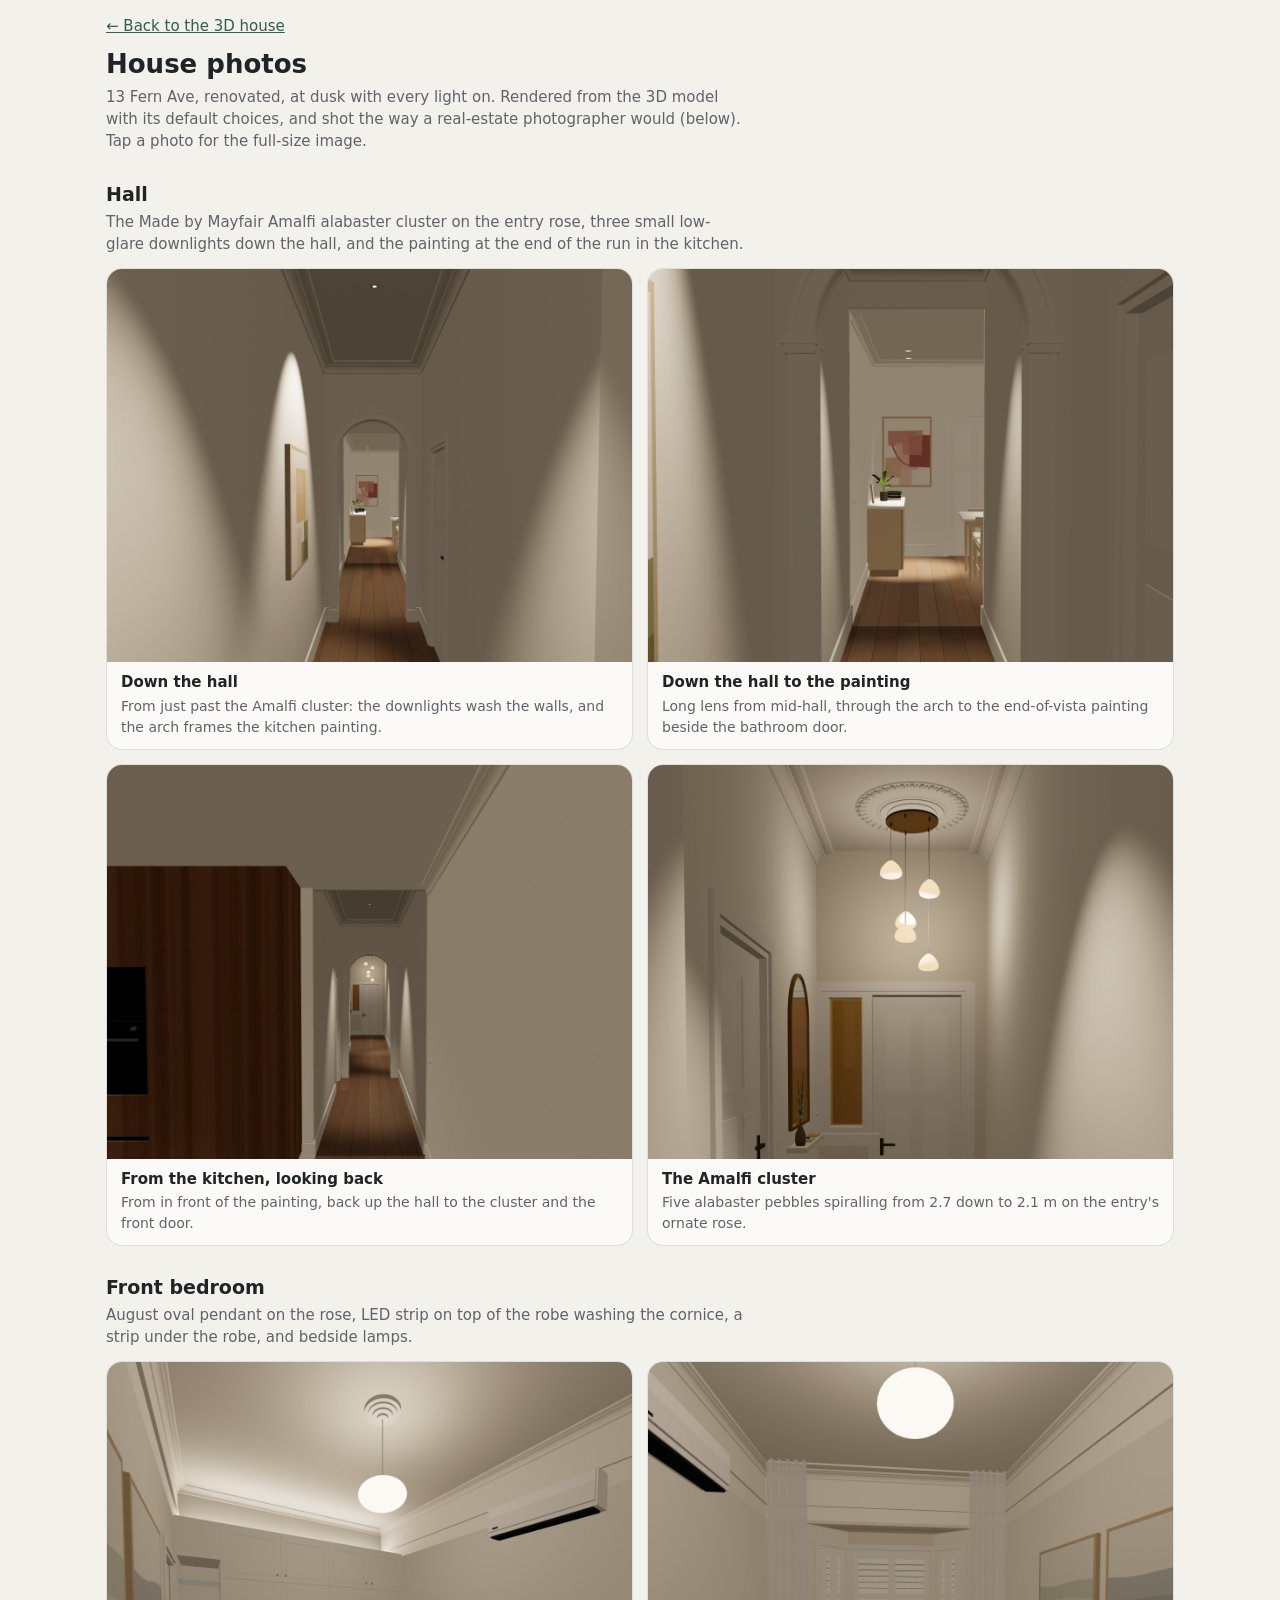
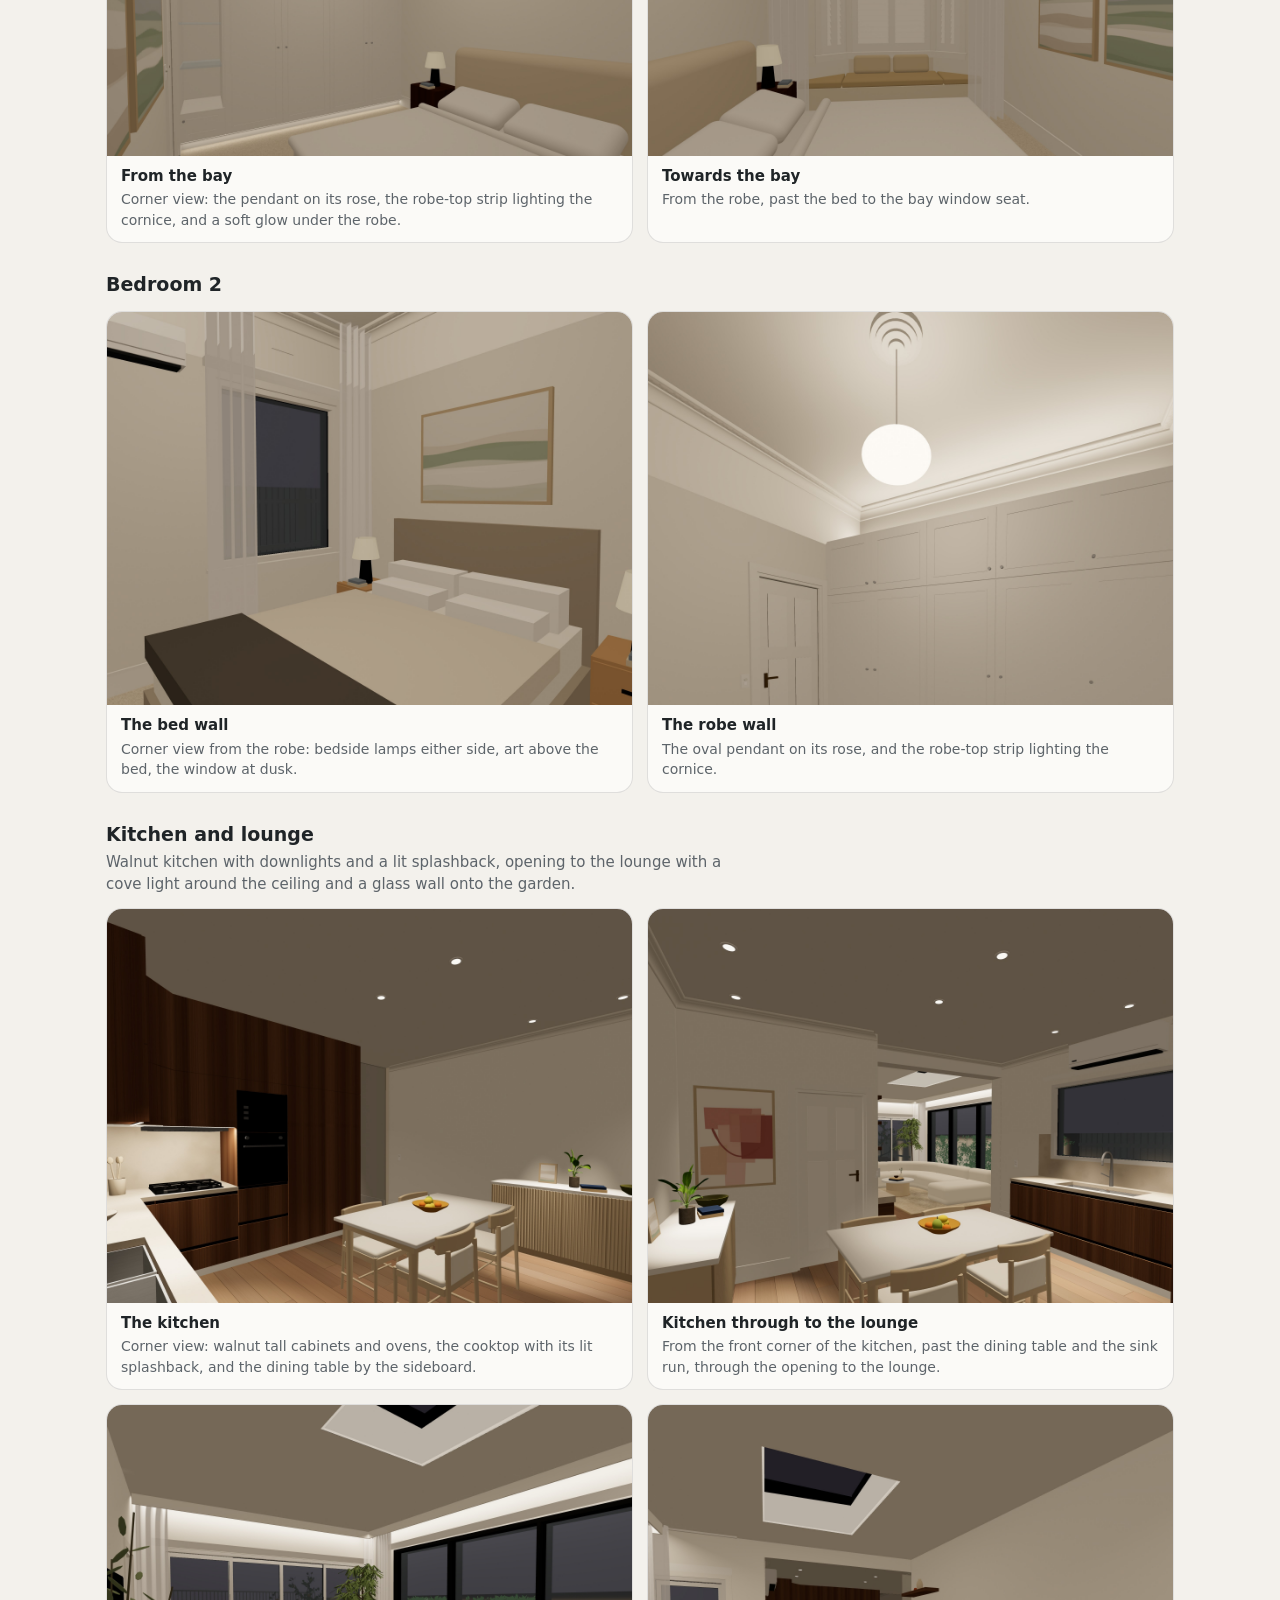
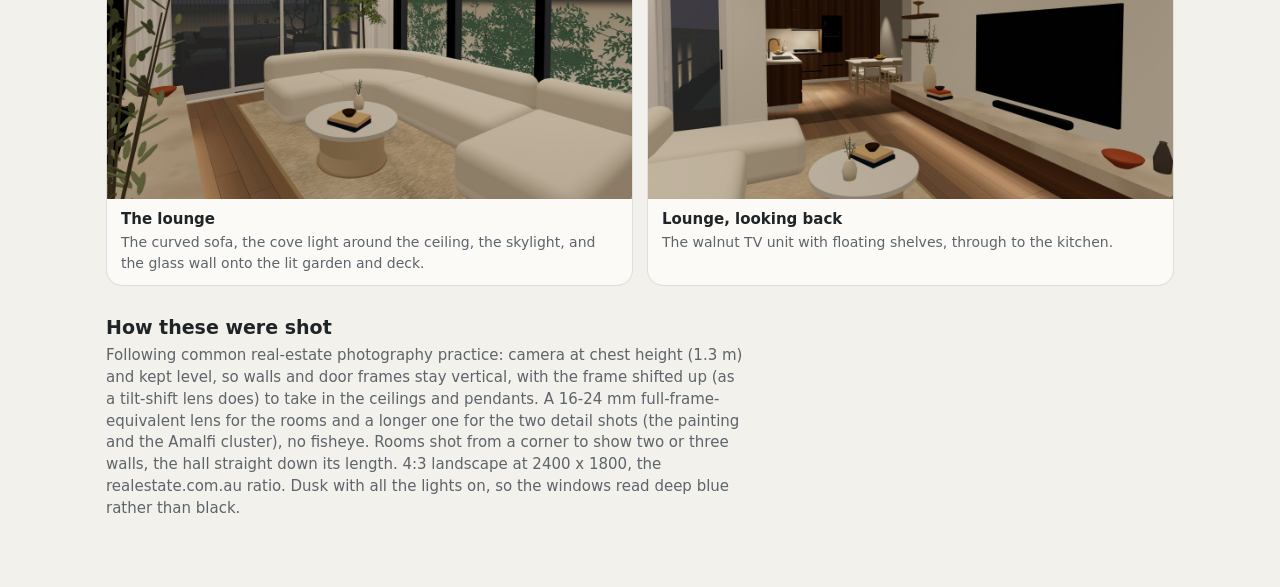
<file: photos/index.html>
<!doctype html>
<html lang="en">
<head>
<meta charset="utf-8">
<meta name="viewport" content="width=device-width, initial-scale=1, viewport-fit=cover">
<title>House photos</title>
<style>
  :root { --bg: #f3f1ec; --card: #fbfaf7; --ink: #1f2427; --muted: #5d646a; --line: rgba(31,36,39,0.13); --accent: #2f5d50; color-scheme: light; }
  * { box-sizing: border-box; }
  body { margin: 0; background: var(--bg); color: var(--ink); font: 15px/1.45 system-ui, -apple-system, sans-serif; }
  main { max-width: 1100px; margin: 0 auto; padding: 16px 16px 60px; }
  a { color: var(--accent); }
  h1 { margin: 8px 0 4px; font-size: 26px; }
  h2 { margin: 28px 0 4px; font-size: 19px; }
  .sub { margin: 0 0 8px; color: var(--muted); max-width: 640px; }
  .grid { display: grid; gap: 14px; grid-template-columns: repeat(auto-fill, minmax(min(100%, 320px), 1fr)); margin-top: 12px; }
  .grid.wide { grid-template-columns: repeat(auto-fill, minmax(min(100%, 460px), 1fr)); }
  figure { margin: 0; background: var(--card); border: 1px solid var(--line); border-radius: 16px; overflow: hidden; }
  figure a { display: block; }
  img { display: block; width: 100%; height: auto; background: #2a2622; }
  figcaption { padding: 10px 14px 12px; color: var(--muted); font-size: 14px; }
  figcaption b { display: block; color: var(--ink); font-size: 15px; margin-bottom: 2px; }
</style>
</head>
<body>
<main>
  <a href="../renovated/">← Back to the 3D house</a>
  <h1>House photos</h1>
  <p class="sub">13 Fern Ave, renovated, at dusk with every light on. Rendered from the 3D model with its default choices, and shot the way a real-estate photographer would (below). Tap a photo for the full-size image.</p>

  <h2>Hall</h2>
  <p class="sub">The Made by Mayfair Amalfi alabaster cluster on the entry rose, three small low-glare downlights down the hall, and the painting at the end of the run in the kitchen.</p>
  <div class="grid wide">
    <figure><a href="img/hall-vista.jpg?v=3"><img src="img/hall-vista.jpg?v=3" width="2400" height="1800" loading="lazy" alt="Hall at dusk, downlights washing the walls, through the arch to the kitchen painting"></a>
      <figcaption><b>Down the hall</b>From just past the Amalfi cluster: the downlights wash the walls, and the arch frames the kitchen painting.</figcaption></figure>
    <figure><a href="img/hall-painting.jpg?v=3"><img src="img/hall-painting.jpg?v=3" width="2400" height="1800" loading="lazy" alt="Long-lens view through the hall arch to the painting on the kitchen wall"></a>
      <figcaption><b>Down the hall to the painting</b>Long lens from mid-hall, through the arch to the end-of-vista painting beside the bathroom door.</figcaption></figure>
    <figure><a href="img/hall-back.jpg?v=3"><img src="img/hall-back.jpg?v=3" width="2400" height="1800" loading="lazy" alt="From the kitchen looking back up the hall to the front door and the glowing cluster"></a>
      <figcaption><b>From the kitchen, looking back</b>From in front of the painting, back up the hall to the cluster and the front door.</figcaption></figure>
    <figure><a href="img/amalfi.jpg?v=3"><img src="img/amalfi.jpg?v=3" width="2400" height="1800" loading="lazy" alt="Close view of the five alabaster pebbles hanging from the ornate entry ceiling rose"></a>
      <figcaption><b>The Amalfi cluster</b>Five alabaster pebbles spiralling from 2.7 down to 2.1 m on the entry's ornate rose.</figcaption></figure>
  </div>

  <h2>Front bedroom</h2>
  <p class="sub">August oval pendant on the rose, LED strip on top of the robe washing the cornice, a strip under the robe, and bedside lamps.</p>
  <div class="grid wide">
    <figure><a href="img/front-bed.jpg?v=3"><img src="img/front-bed.jpg?v=3" width="2400" height="1800" loading="lazy" alt="Front bedroom at night from the bay, robe-top light washing the cornice, bed and lamp"></a>
      <figcaption><b>From the bay</b>Corner view: the pendant on its rose, the robe-top strip lighting the cornice, and a soft glow under the robe.</figcaption></figure>
    <figure><a href="img/front-bed-2.jpg?v=3"><img src="img/front-bed-2.jpg?v=3" width="2400" height="1800" loading="lazy" alt="Front bedroom from the robe looking to the bay window seat, art on the right"></a>
      <figcaption><b>Towards the bay</b>From the robe, past the bed to the bay window seat.</figcaption></figure>
  </div>

  <h2>Bedroom 2</h2>
  <div class="grid wide">
    <figure><a href="img/bed2.jpg?v=3"><img src="img/bed2.jpg?v=3" width="2400" height="1800" loading="lazy" alt="Bedroom 2 at night, bed against the north wall with lamps either side"></a>
      <figcaption><b>The bed wall</b>Corner view from the robe: bedside lamps either side, art above the bed, the window at dusk.</figcaption></figure>
    <figure><a href="img/bed2-robe.jpg?v=3"><img src="img/bed2-robe.jpg?v=3" width="2400" height="1800" loading="lazy" alt="Bedroom 2 robe wall with the oval pendant and the light on the cornice above the robe"></a>
      <figcaption><b>The robe wall</b>The oval pendant on its rose, and the robe-top strip lighting the cornice.</figcaption></figure>
  </div>
  <h2>Kitchen and lounge</h2>
  <p class="sub">Walnut kitchen with downlights and a lit splashback, opening to the lounge with a cove light around the ceiling and a glass wall onto the garden.</p>
  <div class="grid wide">
    <figure><a href="img/kitchen.jpg?v=3"><img src="img/kitchen.jpg?v=3" width="2400" height="1800" loading="lazy" alt="Kitchen corner at dusk: walnut tall cabinets and ovens, cooktop with lit splashback, dining table and sideboard"></a>
      <figcaption><b>The kitchen</b>Corner view: walnut tall cabinets and ovens, the cooktop with its lit splashback, and the dining table by the sideboard.</figcaption></figure>
    <figure><a href="img/kitchen-2.jpg?v=3"><img src="img/kitchen-2.jpg?v=3" width="2400" height="1800" loading="lazy" alt="From the kitchen past the dining table through the opening to the lounge and its glass wall"></a>
      <figcaption><b>Kitchen through to the lounge</b>From the front corner of the kitchen, past the dining table and the sink run, through the opening to the lounge.</figcaption></figure>
    <figure><a href="img/lounge.jpg?v=3"><img src="img/lounge.jpg?v=3" width="2400" height="1800" loading="lazy" alt="Lounge at dusk: curved sofa, ceiling cove light, glass wall onto the lit garden and deck"></a>
      <figcaption><b>The lounge</b>The curved sofa, the cove light around the ceiling, the skylight, and the glass wall onto the lit garden and deck.</figcaption></figure>
    <figure><a href="img/lounge-2.jpg?v=3"><img src="img/lounge-2.jpg?v=3" width="2400" height="1800" loading="lazy" alt="Lounge looking back past the walnut TV wall and floating shelves to the kitchen"></a>
      <figcaption><b>Lounge, looking back</b>The walnut TV unit with floating shelves, through to the kitchen.</figcaption></figure>
  </div>

  <h2>How these were shot</h2>
  <p class="sub">Following common real-estate photography practice: camera at chest height (1.3 m) and kept level, so walls and door frames stay vertical, with the frame shifted up (as a tilt-shift lens does) to take in the ceilings and pendants. A 16-24 mm full-frame-equivalent lens for the rooms and a longer one for the two detail shots (the painting and the Amalfi cluster), no fisheye. Rooms shot from a corner to show two or three walls, the hall straight down its length. 4:3 landscape at 2400 x 1800, the realestate.com.au ratio. Dusk with all the lights on, so the windows read deep blue rather than black.</p>
</main>
</body>
</html>
</file>
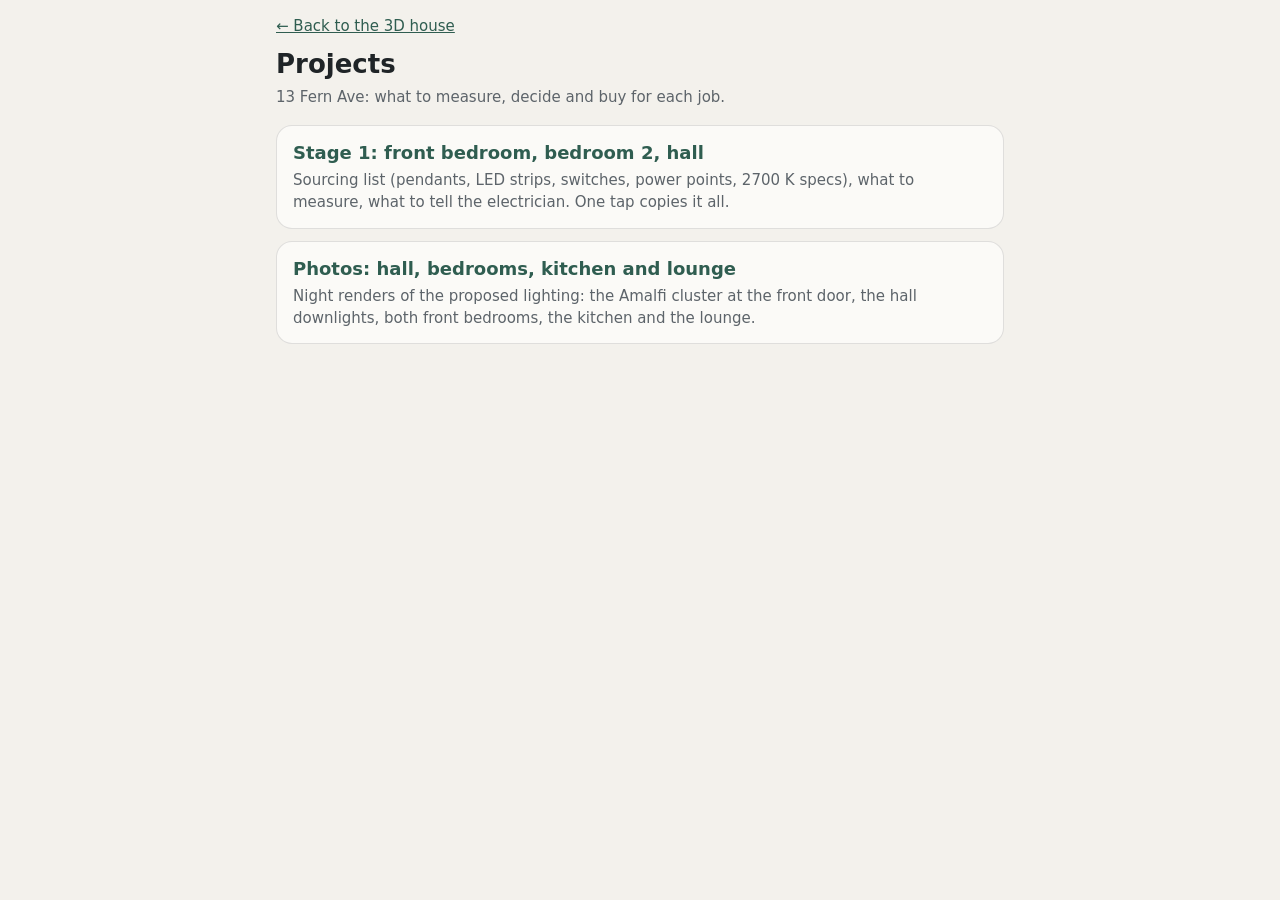
<file: projects/index.html>
<!doctype html>
<html lang="en">
<head>
<meta charset="utf-8">
<meta name="viewport" content="width=device-width, initial-scale=1, viewport-fit=cover">
<title>House projects</title>
<style>
  :root { --bg: #f3f1ec; --card: #fbfaf7; --ink: #1f2427; --muted: #5d646a; --line: rgba(31,36,39,0.13); --accent: #2f5d50; color-scheme: light; }
  * { box-sizing: border-box; }
  body { margin: 0; background: var(--bg); color: var(--ink); font: 15px/1.45 system-ui, -apple-system, sans-serif; }
  main { max-width: 760px; margin: 0 auto; padding: 16px 16px 60px; }
  a { color: var(--accent); }
  h1 { margin: 8px 0 4px; font-size: 26px; }
  .sub { margin: 0 0 16px; color: var(--muted); }
  .card { display: block; background: var(--card); border: 1px solid var(--line); border-radius: 16px; padding: 14px 16px; margin: 12px 0; text-decoration: none; color: inherit; }
  .card h2 { margin: 0 0 4px; font-size: 18px; color: var(--accent); }
  .card p { margin: 0; color: var(--muted); }
</style>
</head>
<body>
<main>
  <a href="../renovated/">← Back to the 3D house</a>
  <h1>Projects</h1>
  <p class="sub">13 Fern Ave: what to measure, decide and buy for each job.</p>
  <a class="card" href="bedroom.html">
    <h2>Stage 1: front bedroom, bedroom 2, hall</h2>
    <p>Sourcing list (pendants, LED strips, switches, power points, 2700 K specs), what to measure, what to tell the electrician. One tap copies it all.</p>
  </a>
  <a class="card" href="../photos/">
    <h2>Photos: hall, bedrooms, kitchen and lounge</h2>
    <p>Night renders of the proposed lighting: the Amalfi cluster at the front door, the hall downlights, both front bedrooms, the kitchen and the lounge.</p>
  </a>
</main>
</body>
</html>
</file>
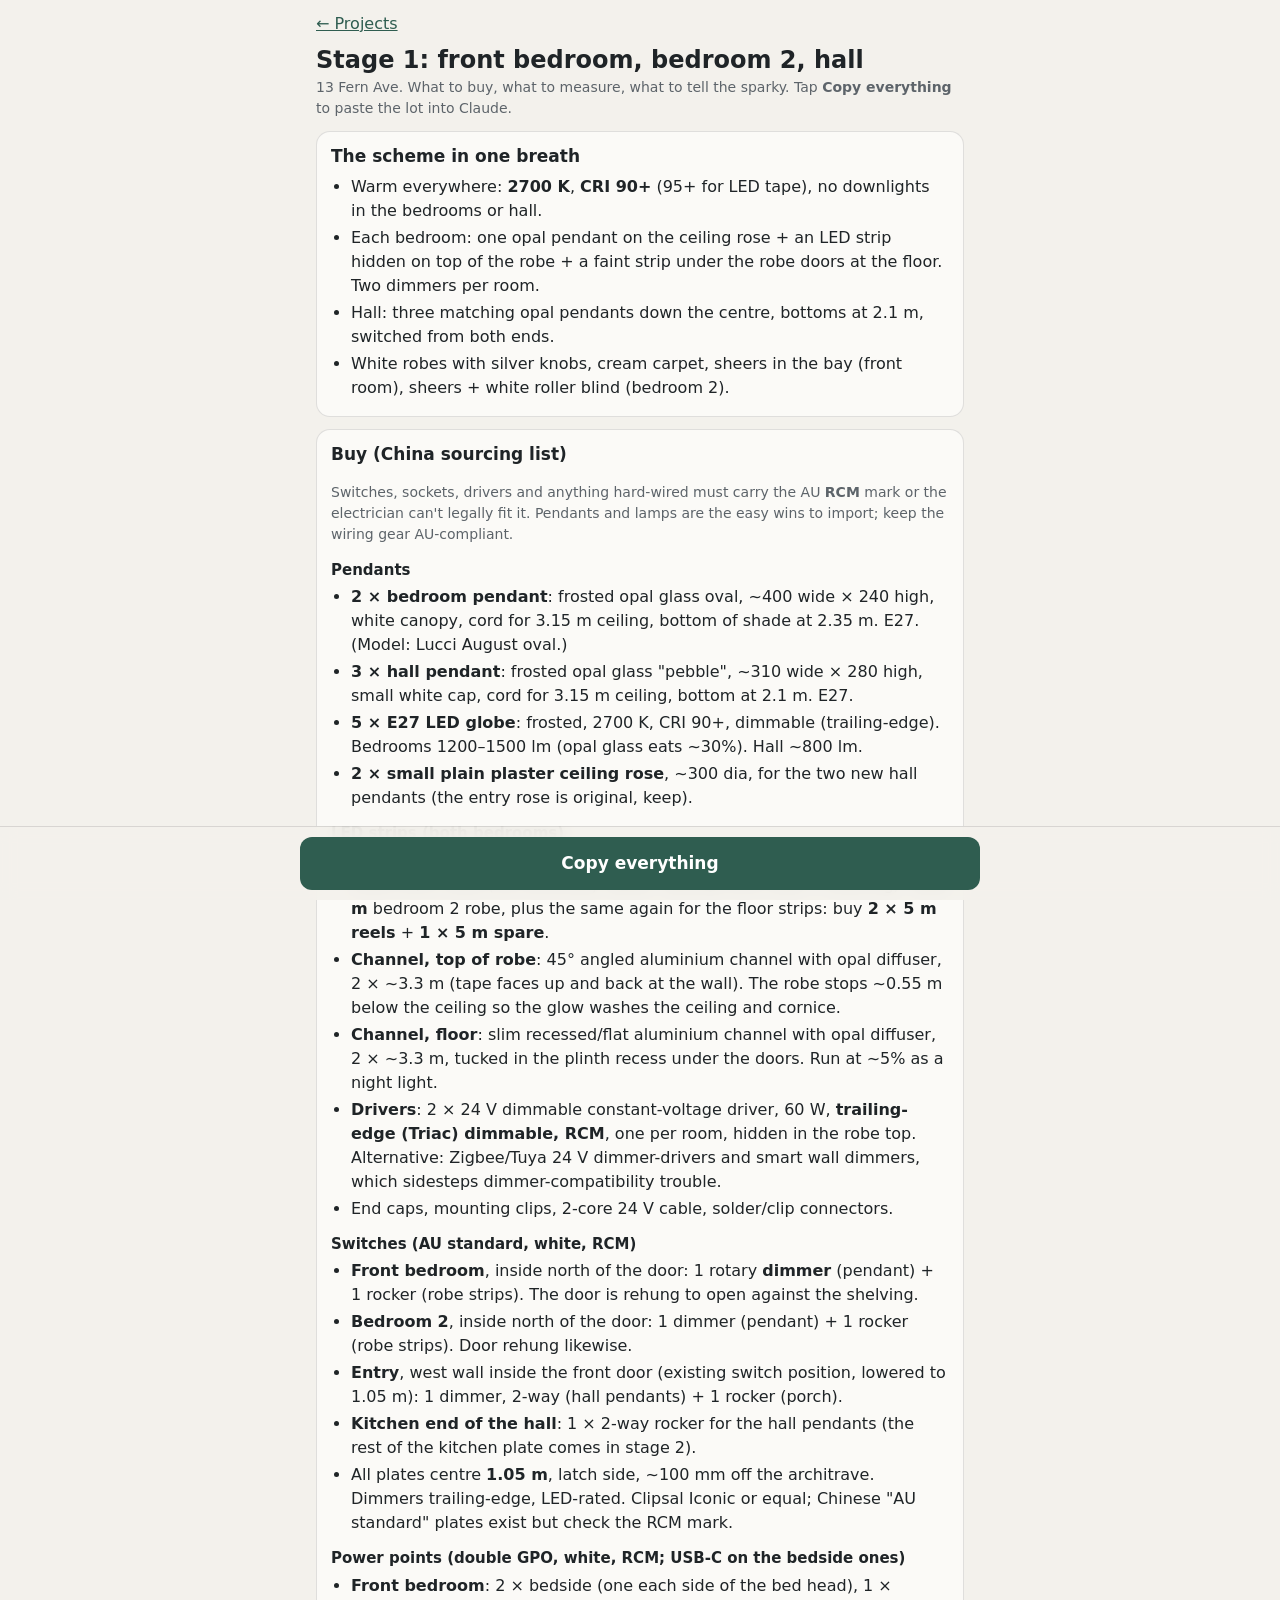
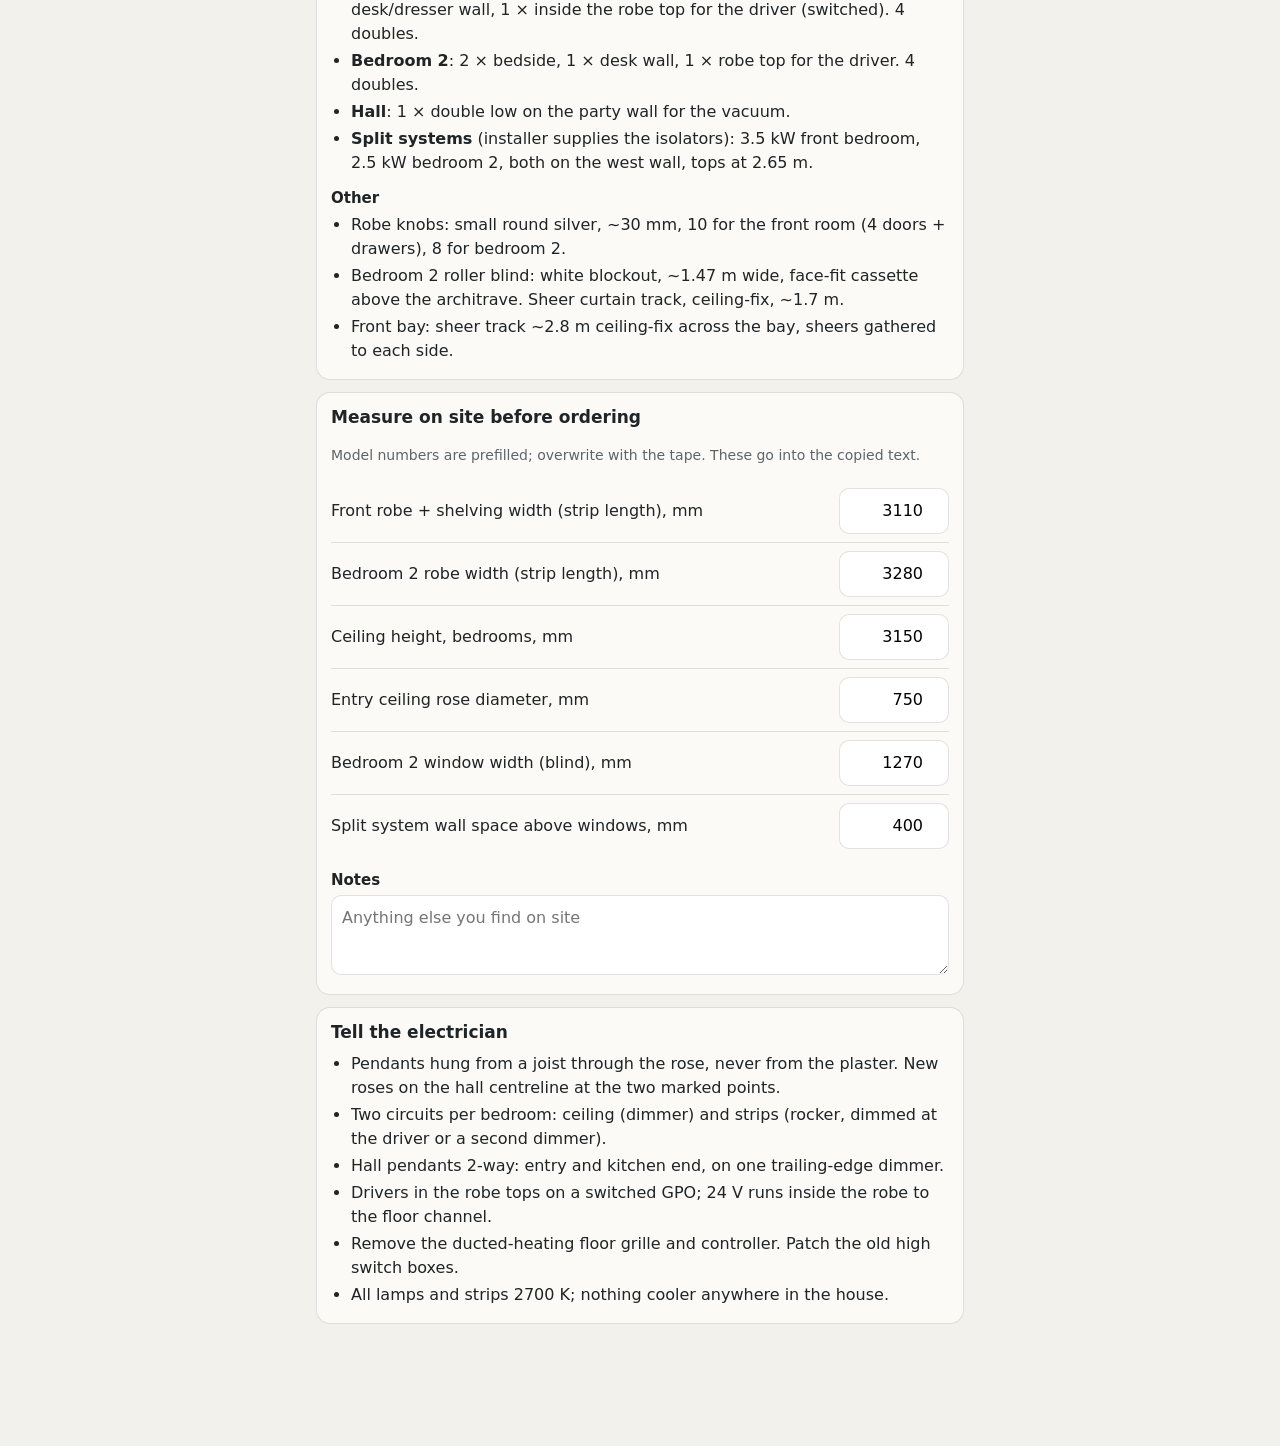
<file: projects/bedroom.html>
<!doctype html>
<html lang="en">
<head>
<meta charset="utf-8">
<meta name="viewport" content="width=device-width, initial-scale=1, viewport-fit=cover">
<title>Stage 1 project</title>
<style>
  :root { --bg: #f3f1ec; --card: #fbfaf7; --ink: #1f2427; --muted: #5d646a; --line: rgba(31,36,39,0.13); --accent: #2f5d50; color-scheme: light; }
  * { box-sizing: border-box; }
  body { margin: 0; background: var(--bg); color: var(--ink); font: 16px/1.5 system-ui, -apple-system, sans-serif; -webkit-text-size-adjust: 100%; }
  main { max-width: 680px; margin: 0 auto; padding: 12px 16px 110px; }
  a { color: var(--accent); }
  h1 { margin: 10px 0 2px; font-size: 24px; line-height: 1.2; }
  .sub { margin: 0 0 10px; color: var(--muted); font-size: 14px; }
  section { background: var(--card); border: 1px solid var(--line); border-radius: 14px; padding: 12px 14px; margin: 12px 0; }
  h2 { margin: 0 0 6px; font-size: 17px; }
  h3 { margin: 12px 0 4px; font-size: 15px; }
  ul { margin: 4px 0; padding-left: 20px; }
  li { margin: 3px 0; }
  .note { color: var(--muted); font-size: 14px; }
  .row { display: grid; grid-template-columns: 1fr 110px; gap: 8px; align-items: center; padding: 8px 0; border-top: 1px solid var(--line); }
  .row:first-of-type { border-top: 0; }
  .row input { width: 100%; padding: 10px; border: 1px solid var(--line); border-radius: 10px; font: inherit; font-size: 16px; text-align: right; background: #fff; }
  textarea { width: 100%; min-height: 80px; padding: 10px; border: 1px solid var(--line); border-radius: 10px; font: inherit; font-size: 16px; }
  .bar { position: fixed; left: 0; right: 0; bottom: 0; padding: 10px 16px calc(10px + env(safe-area-inset-bottom)); background: rgba(243,241,236,0.92); backdrop-filter: blur(8px); border-top: 1px solid var(--line); }
  .bar button { width: 100%; max-width: 680px; display: block; margin: 0 auto; padding: 14px; border: 0; border-radius: 12px; background: var(--accent); color: #fff; font: inherit; font-size: 17px; font-weight: 600; cursor: pointer; }
  .bar button.done { background: #3b7a3b; }
</style>
</head>
<body>
<main>
  <a href="index.html">← Projects</a>
  <h1>Stage 1: front bedroom, bedroom 2, hall</h1>
  <p class="sub">13 Fern Ave. What to buy, what to measure, what to tell the sparky. Tap <b>Copy everything</b> to paste the lot into Claude.</p>

  <section>
    <h2>The scheme in one breath</h2>
    <ul>
      <li>Warm everywhere: <b>2700 K</b>, <b>CRI 90+</b> (95+ for LED tape), no downlights in the bedrooms or hall.</li>
      <li>Each bedroom: one opal pendant on the ceiling rose + an LED strip hidden on top of the robe + a faint strip under the robe doors at the floor. Two dimmers per room.</li>
      <li>Hall: three matching opal pendants down the centre, bottoms at 2.1 m, switched from both ends.</li>
      <li>White robes with silver knobs, cream carpet, sheers in the bay (front room), sheers + white roller blind (bedroom 2).</li>
    </ul>
  </section>

  <section>
    <h2>Buy (China sourcing list)</h2>
    <p class="note">Switches, sockets, drivers and anything hard-wired must carry the AU <b>RCM</b> mark or the electrician can't legally fit it. Pendants and lamps are the easy wins to import; keep the wiring gear AU-compliant.</p>

    <h3>Pendants</h3>
    <ul>
      <li><b>2 × bedroom pendant</b>: frosted opal glass oval, ~400 wide × 240 high, white canopy, cord for 3.15 m ceiling, bottom of shade at 2.35 m. E27. (Model: Lucci August oval.)</li>
      <li><b>3 × hall pendant</b>: frosted opal glass "pebble", ~310 wide × 280 high, small white cap, cord for 3.15 m ceiling, bottom at 2.1 m. E27.</li>
      <li><b>5 × E27 LED globe</b>: frosted, 2700 K, CRI 90+, dimmable (trailing-edge). Bedrooms 1200–1500 lm (opal glass eats ~30%). Hall ~800 lm.</li>
      <li><b>2 × small plain plaster ceiling rose</b>, ~300 dia, for the two new hall pendants (the entry rose is original, keep).</li>
    </ul>

    <h3>LED strips (both bedrooms)</h3>
    <ul>
      <li><b>Tape</b>: 24 V, 2700 K, CRI 95+, SDCM ≤ 3, ≥ 120 LEDs/m or COB, 700–1000 lm/m class (run dimmed). Need <b>~3.1 m</b> front robe + shelving, <b>~3.3 m</b> bedroom 2 robe, plus the same again for the floor strips: buy <b>2 × 5 m reels</b> + <b>1 × 5 m spare</b>.</li>
      <li><b>Channel, top of robe</b>: 45° angled aluminium channel with opal diffuser, 2 × ~3.3 m (tape faces up and back at the wall). The robe stops ~0.55 m below the ceiling so the glow washes the ceiling and cornice.</li>
      <li><b>Channel, floor</b>: slim recessed/flat aluminium channel with opal diffuser, 2 × ~3.3 m, tucked in the plinth recess under the doors. Run at ~5% as a night light.</li>
      <li><b>Drivers</b>: 2 × 24 V dimmable constant-voltage driver, 60 W, <b>trailing-edge (Triac) dimmable, RCM</b>, one per room, hidden in the robe top. Alternative: Zigbee/Tuya 24 V dimmer-drivers and smart wall dimmers, which sidesteps dimmer-compatibility trouble.</li>
      <li>End caps, mounting clips, 2-core 24 V cable, solder/clip connectors.</li>
    </ul>

    <h3>Switches (AU standard, white, RCM)</h3>
    <ul>
      <li><b>Front bedroom</b>, inside north of the door: 1 rotary <b>dimmer</b> (pendant) + 1 rocker (robe strips). The door is rehung to open against the shelving.</li>
      <li><b>Bedroom 2</b>, inside north of the door: 1 dimmer (pendant) + 1 rocker (robe strips). Door rehung likewise.</li>
      <li><b>Entry</b>, west wall inside the front door (existing switch position, lowered to 1.05 m): 1 dimmer, 2-way (hall pendants) + 1 rocker (porch).</li>
      <li><b>Kitchen end of the hall</b>: 1 × 2-way rocker for the hall pendants (the rest of the kitchen plate comes in stage 2).</li>
      <li>All plates centre <b>1.05 m</b>, latch side, ~100 mm off the architrave. Dimmers trailing-edge, LED-rated. Clipsal Iconic or equal; Chinese "AU standard" plates exist but check the RCM mark.</li>
    </ul>

    <h3>Power points (double GPO, white, RCM; USB-C on the bedside ones)</h3>
    <ul>
      <li><b>Front bedroom</b>: 2 × bedside (one each side of the bed head), 1 × desk/dresser wall, 1 × inside the robe top for the driver (switched). 4 doubles.</li>
      <li><b>Bedroom 2</b>: 2 × bedside, 1 × desk wall, 1 × robe top for the driver. 4 doubles.</li>
      <li><b>Hall</b>: 1 × double low on the party wall for the vacuum.</li>
      <li><b>Split systems</b> (installer supplies the isolators): 3.5 kW front bedroom, 2.5 kW bedroom 2, both on the west wall, tops at 2.65 m.</li>
    </ul>

    <h3>Other</h3>
    <ul>
      <li>Robe knobs: small round silver, ~30 mm, 10 for the front room (4 doors + drawers), 8 for bedroom 2.</li>
      <li>Bedroom 2 roller blind: white blockout, ~1.47 m wide, face-fit cassette above the architrave. Sheer curtain track, ceiling-fix, ~1.7 m.</li>
      <li>Front bay: sheer track ~2.8 m ceiling-fix across the bay, sheers gathered to each side.</li>
    </ul>
  </section>

  <section>
    <h2>Measure on site before ordering</h2>
    <p class="note">Model numbers are prefilled; overwrite with the tape. These go into the copied text.</p>
    <div class="row"><label for="m1">Front robe + shelving width (strip length), mm</label><input id="m1" type="number" value="3110"></div>
    <div class="row"><label for="m2">Bedroom 2 robe width (strip length), mm</label><input id="m2" type="number" value="3280"></div>
    <div class="row"><label for="m3">Ceiling height, bedrooms, mm</label><input id="m3" type="number" value="3150"></div>
    <div class="row"><label for="m4">Entry ceiling rose diameter, mm</label><input id="m4" type="number" value="750"></div>
    <div class="row"><label for="m5">Bedroom 2 window width (blind), mm</label><input id="m5" type="number" value="1270"></div>
    <div class="row"><label for="m6">Split system wall space above windows, mm</label><input id="m6" type="number" value="400"></div>
    <h3>Notes</h3>
    <textarea id="notes" placeholder="Anything else you find on site"></textarea>
  </section>

  <section>
    <h2>Tell the electrician</h2>
    <ul>
      <li>Pendants hung from a joist through the rose, never from the plaster. New roses on the hall centreline at the two marked points.</li>
      <li>Two circuits per bedroom: ceiling (dimmer) and strips (rocker, dimmed at the driver or a second dimmer).</li>
      <li>Hall pendants 2-way: entry and kitchen end, on one trailing-edge dimmer.</li>
      <li>Drivers in the robe tops on a switched GPO; 24 V runs inside the robe to the floor channel.</li>
      <li>Remove the ducted-heating floor grille and controller. Patch the old high switch boxes.</li>
      <li>All lamps and strips 2700 K; nothing cooler anywhere in the house.</li>
    </ul>
  </section>
</main>

<div class="bar"><button id="copy" type="button">Copy everything</button></div>

<script>
const KEY = 'house-stage1';
let st = {}; try { st = JSON.parse(localStorage.getItem(KEY)) || {}; } catch {}
for (const el of document.querySelectorAll('input, textarea')) {
  if (st[el.id] !== undefined) el.value = st[el.id];
  el.addEventListener('input', () => { st[el.id] = el.value; try { localStorage.setItem(KEY, JSON.stringify(st)); } catch {} });
}
function text() {
  const out = [];
  out.push('13 FERN AVE, STAGE 1 RENO: FRONT BEDROOM, BEDROOM 2, HALL', '');
  for (const sec of document.querySelectorAll('main section')) {
    out.push(sec.querySelector('h2').textContent.toUpperCase());
    for (const el of sec.querySelectorAll('h3, li, p.note, .row, textarea')) {
      if (el.tagName === 'H3') out.push('', el.textContent + ':');
      else if (el.tagName === 'LI') out.push('- ' + el.textContent);
      else if (el.tagName === 'P') out.push(el.textContent);
      else if (el.classList.contains('row')) out.push('- ' + el.querySelector('label').textContent + ': ' + (el.querySelector('input').value || '?'));
      else if (el.tagName === 'TEXTAREA' && el.value.trim()) out.push('', 'Notes: ' + el.value.trim());
    }
    out.push('');
  }
  out.push('Model: https://reecen9696.github.io/house-model/renovated/  (lighting detail in BEDROOM-LIGHTING.md, switches in SWITCHES.md)');
  return out.join('\n');
}
const btn = document.getElementById('copy');
btn.addEventListener('click', async () => {
  const t = text();
  try { await navigator.clipboard.writeText(t); } catch { const ta = document.createElement('textarea'); ta.value = t; document.body.appendChild(ta); ta.select(); document.execCommand('copy'); ta.remove(); }
  btn.textContent = 'Copied'; btn.classList.add('done'); setTimeout(() => { btn.textContent = 'Copy everything'; btn.classList.remove('done'); }, 1800);
});
</script>
</body>
</html>
</file>
